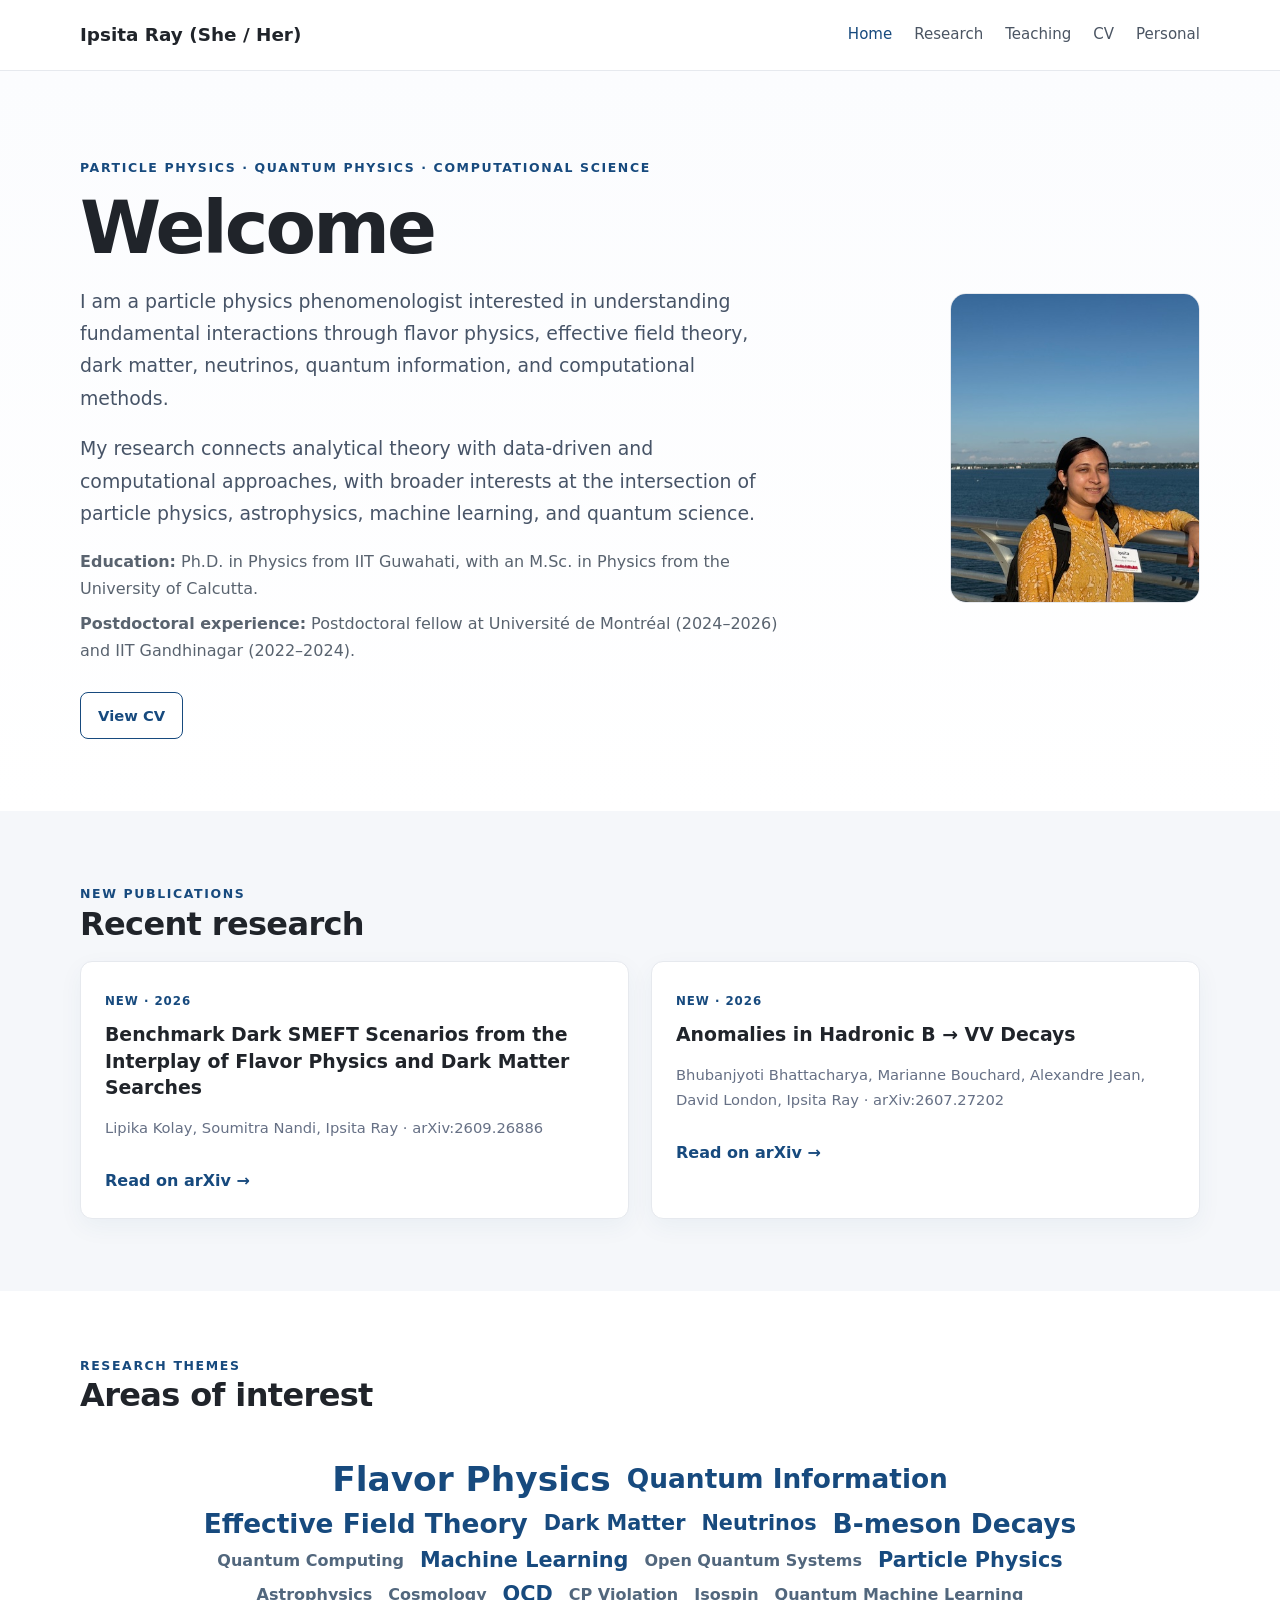
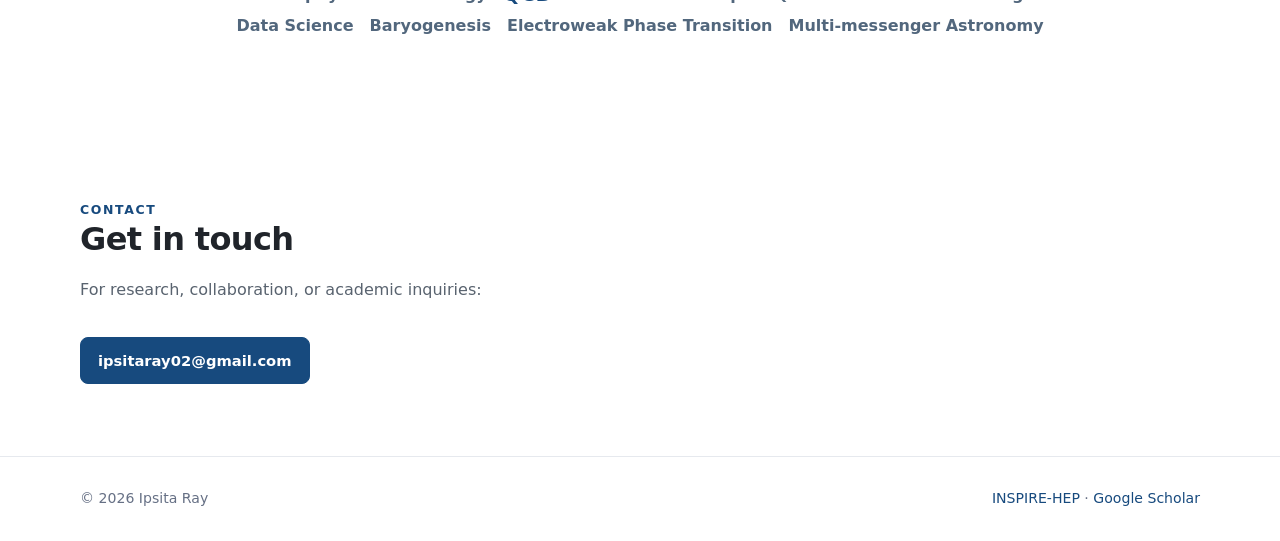
<file: index.html>
<!doctype html>
<html lang="en">
<head>
<meta charset="utf-8">
<meta name="viewport" content="width=device-width, initial-scale=1">
<title>Ipsita Ray | Particle Physics & Quantum Physics</title>
<meta name="description" content="Academic website of Ipsita Ray, particle physics phenomenologist working in flavor physics, effective field theory, dark matter, neutrinos, quantum information and computational physics.">
<link rel="stylesheet" href="style.css">
</head>
<body>
<header class="site-header">
  <div class="container nav">
    <a class="brand" href="index.html">Ipsita Ray (She / Her)</a>
    <nav class="nav-links">
      <a class="active" href="index.html">Home</a>
      <a href="research.html">Research</a>
      <a href="teaching.html">Teaching</a>
      <a href="cv.html">CV</a>
      <a href="personal.html">Personal</a>
    </nav>
  </div>
</header>

<main>
<section class="hero">
  <div class="container hero-grid">
    <div>
      <div class="eyebrow">Particle Physics · Quantum Physics · Computational Science</div>
      <h1>Welcome</h1>
      <p class="lead">I am a particle physics phenomenologist interested in understanding fundamental interactions through flavor physics, effective field theory, dark matter, neutrinos, quantum information, and computational methods.</p>
      <p class="lead">My research connects analytical theory with data-driven and computational approaches, with broader interests at the intersection of particle physics, astrophysics, machine learning, and quantum science.</p>
      <p class="academic-line"><strong>Education:</strong> Ph.D. in Physics from IIT Guwahati, with an M.Sc. in Physics from the University of Calcutta.</p>
      <p class="academic-line"><strong>Postdoctoral experience:</strong> Postdoctoral fellow at Université de Montréal (2024–2026) and IIT Gandhinagar (2022–2024).</p>
      <div class="hero-links">
        <a class="button secondary" href="cv.html">View CV</a>
      </div>
    </div>
    <div><img class="headshot" src="assets/headshot.jpg" alt="Headshot of Ipsita Ray"></div>
  </div>
</section>

<section class="section alt">
  <div class="container">
    <div class="eyebrow">New publications</div>
    <h2>Recent research</h2>
    <div class="publication-highlight">
      <div class="publication-card featured">
        <span class="publication-label">NEW · 2026</span>
        <h3>Benchmark Dark SMEFT Scenarios from the Interplay of Flavor Physics and Dark Matter Searches</h3>
        <p class="paper-meta">Lipika Kolay, Soumitra Nandi, Ipsita Ray · arXiv:2609.26886</p>
        <a class="text-link" href="https://arxiv.org/abs/2609.26886" target="_blank" rel="noopener">Read on arXiv →</a>
      </div>
      <div class="publication-card featured">
        <span class="publication-label">NEW · 2026</span>
        <h3>Anomalies in Hadronic B → VV Decays</h3>
        <p class="paper-meta">Bhubanjyoti Bhattacharya, Marianne Bouchard, Alexandre Jean, David London, Ipsita Ray · arXiv:2607.27202</p>
        <a class="text-link" href="https://arxiv.org/abs/2607.27202" target="_blank" rel="noopener">Read on arXiv →</a>
      </div>
    </div>
  </div>
</section>

<section class="section word-cloud-section">
  <div class="container">
    <div class="eyebrow">Research themes</div>
    <h2>Areas of interest</h2>
    <div class="word-cloud" aria-label="Research interests word cloud">
      <span class="word size-xl">Flavor Physics</span>
      <span class="word size-lg">Quantum Information</span>
      <span class="word size-lg">Effective Field Theory</span>
      <span class="word size-md">Dark Matter</span>
      <span class="word size-md">Neutrinos</span>
      <span class="word size-lg">B-meson Decays</span>
      <span class="word size-sm">Quantum Computing</span>
      <span class="word size-md">Machine Learning</span>
      <span class="word size-sm">Open Quantum Systems</span>
      <span class="word size-md">Particle Physics</span>
      <span class="word size-sm">Astrophysics</span>
      <span class="word size-sm">Cosmology</span>
      <span class="word size-md">QCD</span>
      <span class="word size-sm">CP Violation</span>
      <span class="word size-sm">Isospin</span>
      <span class="word size-sm">Quantum Machine Learning</span>
      <span class="word size-sm">Data Science</span>
      <span class="word size-sm">Baryogenesis</span>
      <span class="word size-sm">Electroweak Phase Transition</span>
      <span class="word size-sm">Multi-messenger Astronomy</span>
    </div>
  </div>
</section>

<section class="section">
  <div class="container contact-section">
    <div class="eyebrow">Contact</div>
    <h2>Get in touch</h2>
    <p class="section-intro">For research, collaboration, or academic inquiries:</p>
    <a class="button primary" href="mailto:ipsitaray02@gmail.com">ipsitaray02@gmail.com</a>
  </div>
</section>
</main>

<footer class="footer">
  <div class="container footer-inner">
    <span>© 2026 Ipsita Ray</span>
    <span><a href="https://inspirehep.net/authors/1808332">INSPIRE-HEP</a> · <a href="https://scholar.google.com/citations?user=b3ulJowAAAAJ&amp;hl=en&amp;oi=ao">Google Scholar</a></span>
  </div>
</footer>
</body>
</html>
</file>
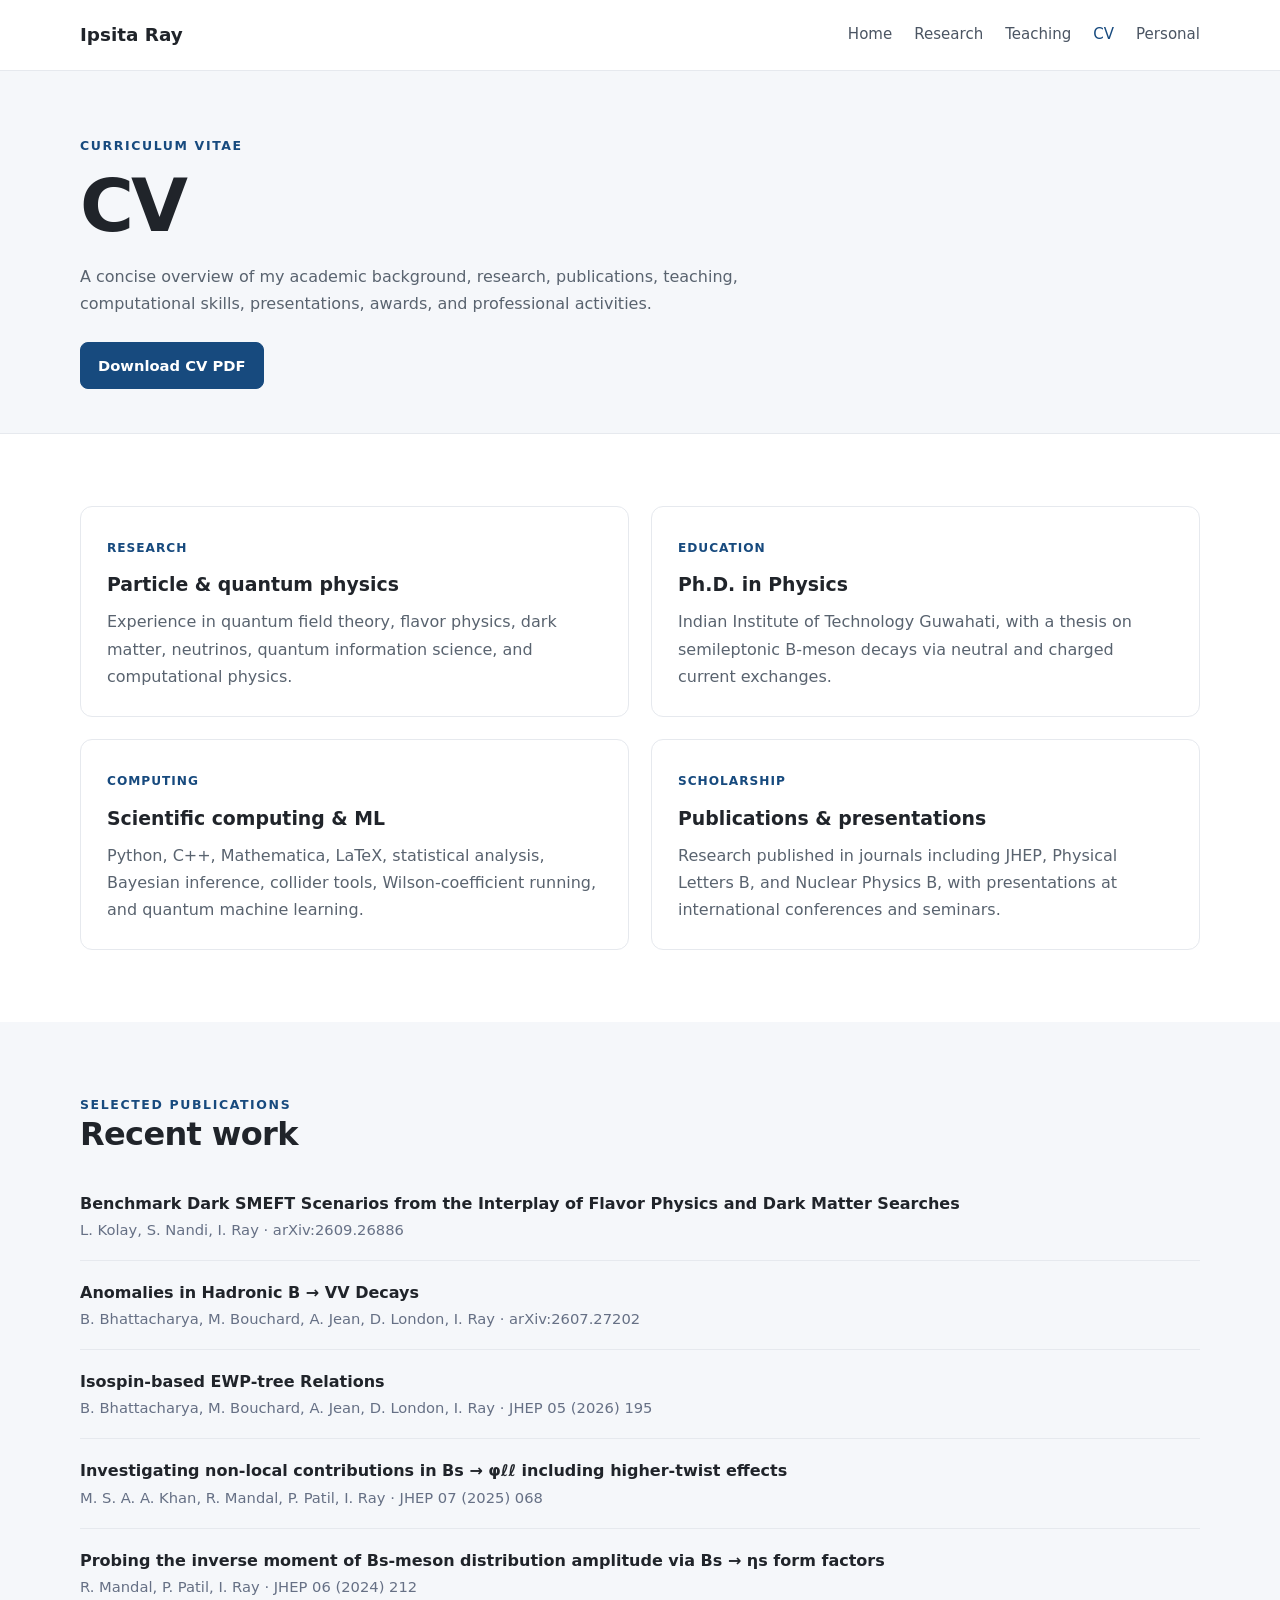
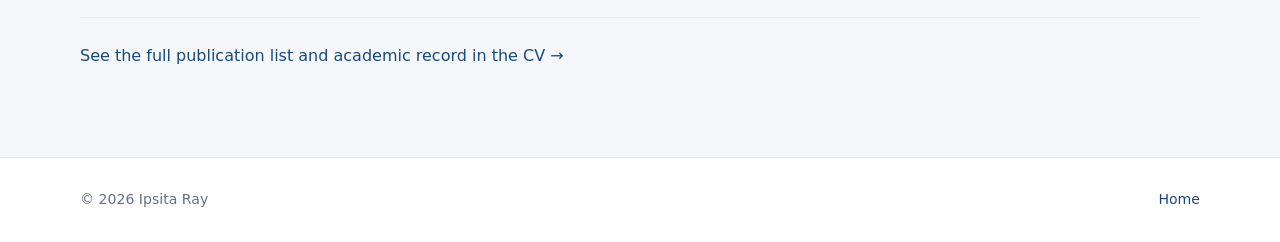
<file: cv.html>
<!doctype html><html lang="en"><head><meta charset="utf-8"><meta name="viewport" content="width=device-width, initial-scale=1"><title>CV | Ipsita Ray</title><link rel="stylesheet" href="style.css"></head><body>
<header class="site-header"><div class="container nav"><a class="brand" href="index.html">Ipsita Ray</a><nav class="nav-links"><a href="index.html">Home</a><a href="research.html">Research</a><a href="teaching.html">Teaching</a><a class="active" href="cv.html">CV</a><a href="personal.html">Personal</a></nav></div></header>
<section class="page-hero"><div class="container"><div class="eyebrow">Curriculum vitae</div><h1>CV</h1><p>A concise overview of my academic background, research, publications, teaching, computational skills, presentations, awards, and professional activities.</p><div class="download-row"><a class="button primary" href="documents/Ipsita_Ray_CV.pdf">Download CV PDF</a></div></div></section>
<section class="section"><div class="container"><div class="cards"><div class="card"><span class="tag">Research</span><h3>Particle & quantum physics</h3><p>Experience in quantum field theory, flavor physics, dark matter, neutrinos, quantum information science, and computational physics.</p></div><div class="card"><span class="tag">Education</span><h3>Ph.D. in Physics</h3><p>Indian Institute of Technology Guwahati, with a thesis on semileptonic B-meson decays via neutral and charged current exchanges.</p></div><div class="card"><span class="tag">Computing</span><h3>Scientific computing & ML</h3><p>Python, C++, Mathematica, LaTeX, statistical analysis, Bayesian inference, collider tools, Wilson-coefficient running, and quantum machine learning.</p></div><div class="card"><span class="tag">Scholarship</span><h3>Publications & presentations</h3><p>Research published in journals including JHEP, Physical Letters B, and Nuclear Physics B, with presentations at international conferences and seminars.</p></div></div></div></section>
<section class="section alt"><div class="container"><div class="eyebrow">Selected publications</div><h2>Recent work</h2><div class="paper"><div class="paper-title">Benchmark Dark SMEFT Scenarios from the Interplay of Flavor Physics and Dark Matter Searches</div><div class="paper-meta">L. Kolay, S. Nandi, I. Ray · arXiv:2609.26886</div></div><div class="paper"><div class="paper-title">Anomalies in Hadronic B → VV Decays</div><div class="paper-meta">B. Bhattacharya, M. Bouchard, A. Jean, D. London, I. Ray · arXiv:2607.27202</div></div><div class="paper"><div class="paper-title">Isospin-based EWP-tree Relations</div><div class="paper-meta">B. Bhattacharya, M. Bouchard, A. Jean, D. London, I. Ray · JHEP 05 (2026) 195</div></div><div class="paper"><div class="paper-title">Investigating non-local contributions in Bs → φℓℓ including higher-twist effects</div><div class="paper-meta">M. S. A. A. Khan, R. Mandal, P. Patil, I. Ray · JHEP 07 (2025) 068</div></div><div class="paper"><div class="paper-title">Probing the inverse moment of Bs-meson distribution amplitude via Bs → ηs form factors</div><div class="paper-meta">R. Mandal, P. Patil, I. Ray · JHEP 06 (2024) 212</div></div><p style="margin-top:24px"><a href="documents/Ipsita_Ray_CV.pdf">See the full publication list and academic record in the CV →</a></p></div></section>
</main><footer class="footer"><div class="container footer-inner"><span>© 2026 Ipsita Ray</span><span><a href="index.html">Home</a></span></div></footer></body></html>
</file>
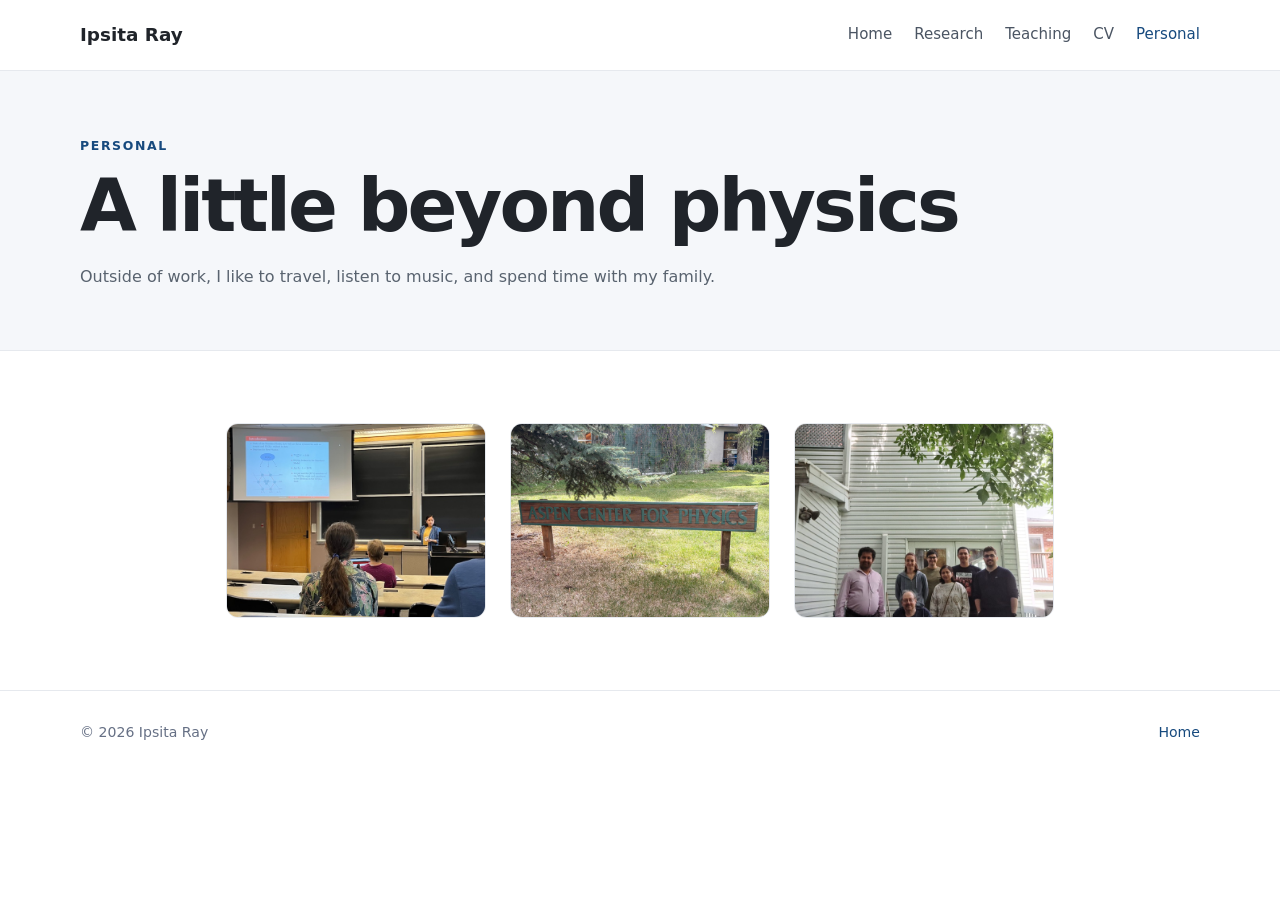
<file: personal.html>
<!doctype html>
<html lang="en">
<head>
<meta charset="utf-8">
<meta name="viewport" content="width=device-width, initial-scale=1">
<title>Personal | Ipsita Ray</title>
<link rel="stylesheet" href="style.css">
</head>

<body>

<header class="site-header">
  <div class="container nav">
    <a class="brand" href="index.html">Ipsita Ray</a>

    <nav class="nav-links">
      <a href="index.html">Home</a>
      <a href="research.html">Research</a>
      <a href="teaching.html">Teaching</a>
      <a href="cv.html">CV</a>
      <a class="active" href="personal.html">Personal</a>
    </nav>
  </div>
</header>

<main>

<section class="page-hero">
  <div class="container">
    <div class="eyebrow">Personal</div>
    <h1>A little beyond physics</h1>
    <p>
      Outside of work, I like to travel, listen to music, and spend time with my family.
    </p>
  </div>
</section>

<section class="section">
  <div class="container">
    <div class="photo-grid">
      <img class="photo" src="assets/personal1.jpg" alt="Personal photograph">
      <img class="photo" src="assets/personal2.jpg" alt="Personal photograph">
      <img class="photo" src="assets/personal3.jpeg" alt="Personal photograph">
    </div>
  </div>
</section>

</main>

<footer class="footer">
  <div class="container footer-inner">
    <span>© 2026 Ipsita Ray</span>
    <span><a href="index.html">Home</a></span>
  </div>
</footer>

</body>
</html>
</file>
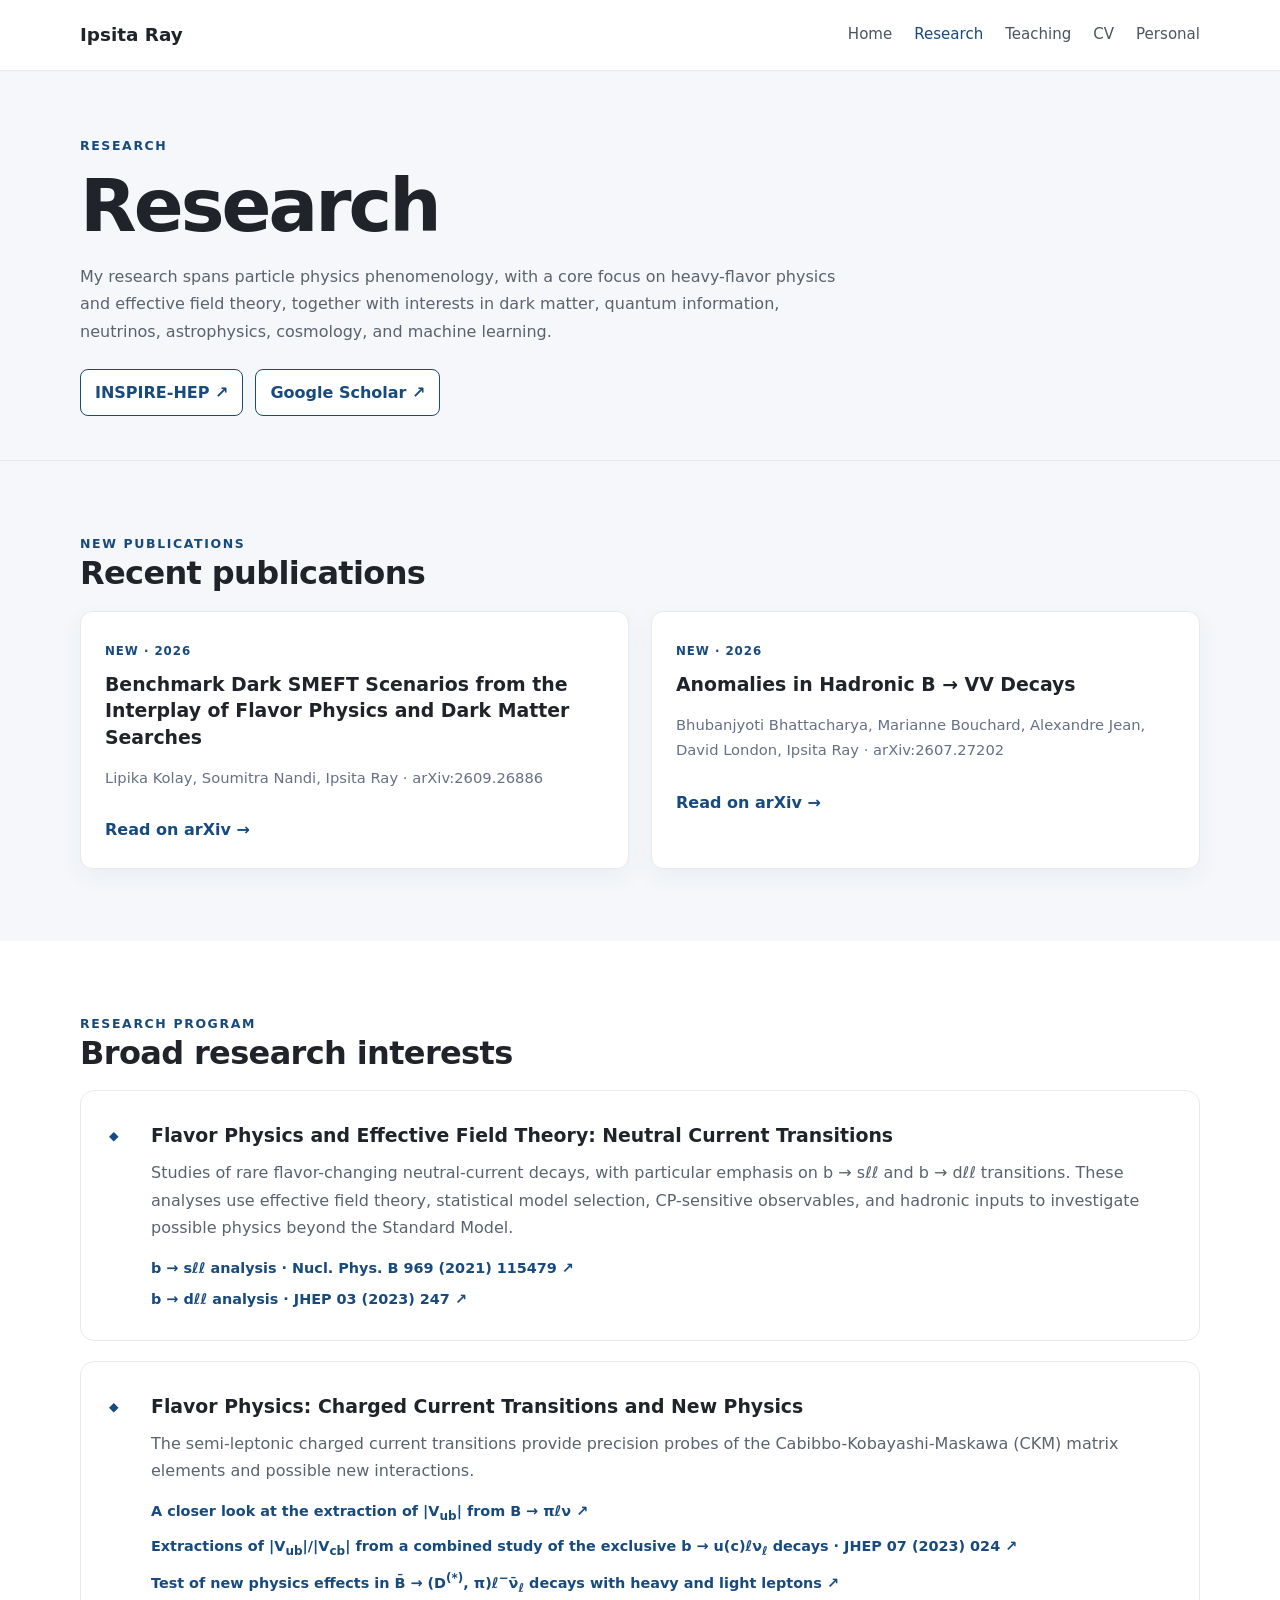
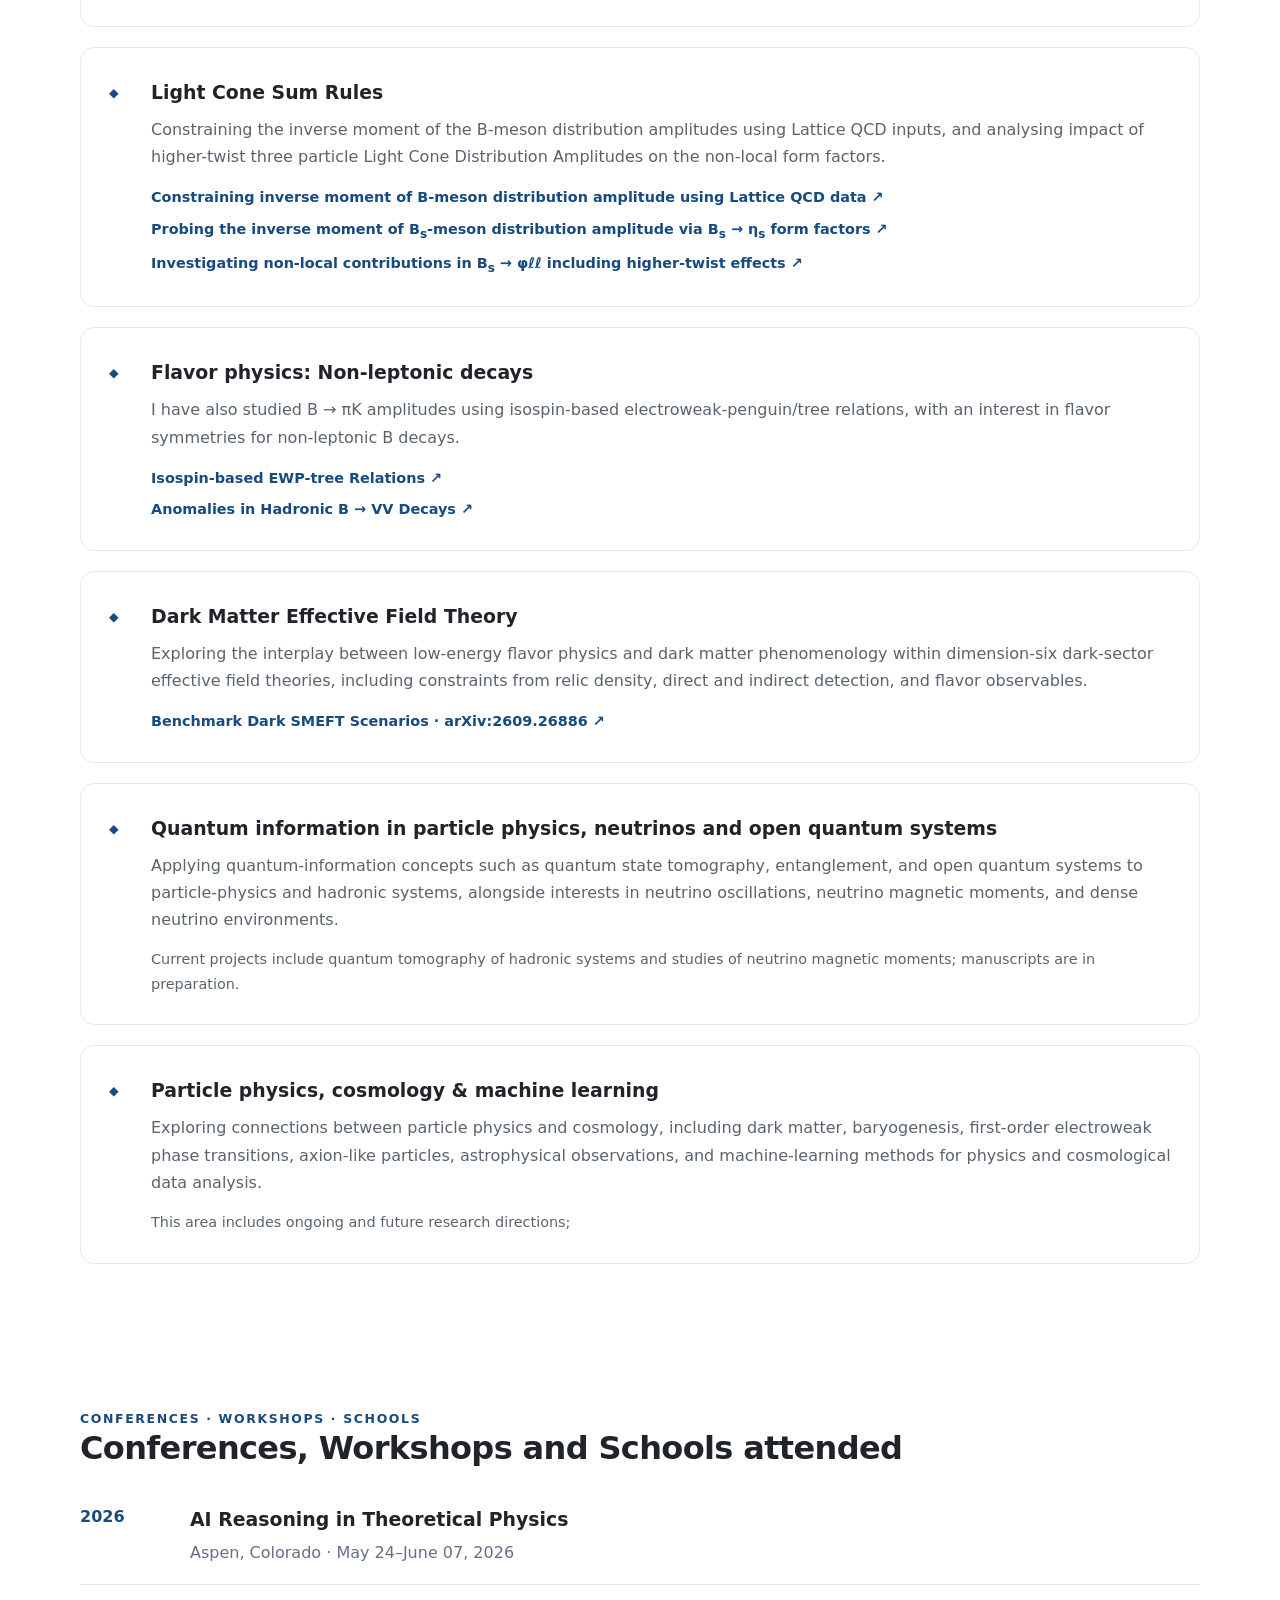
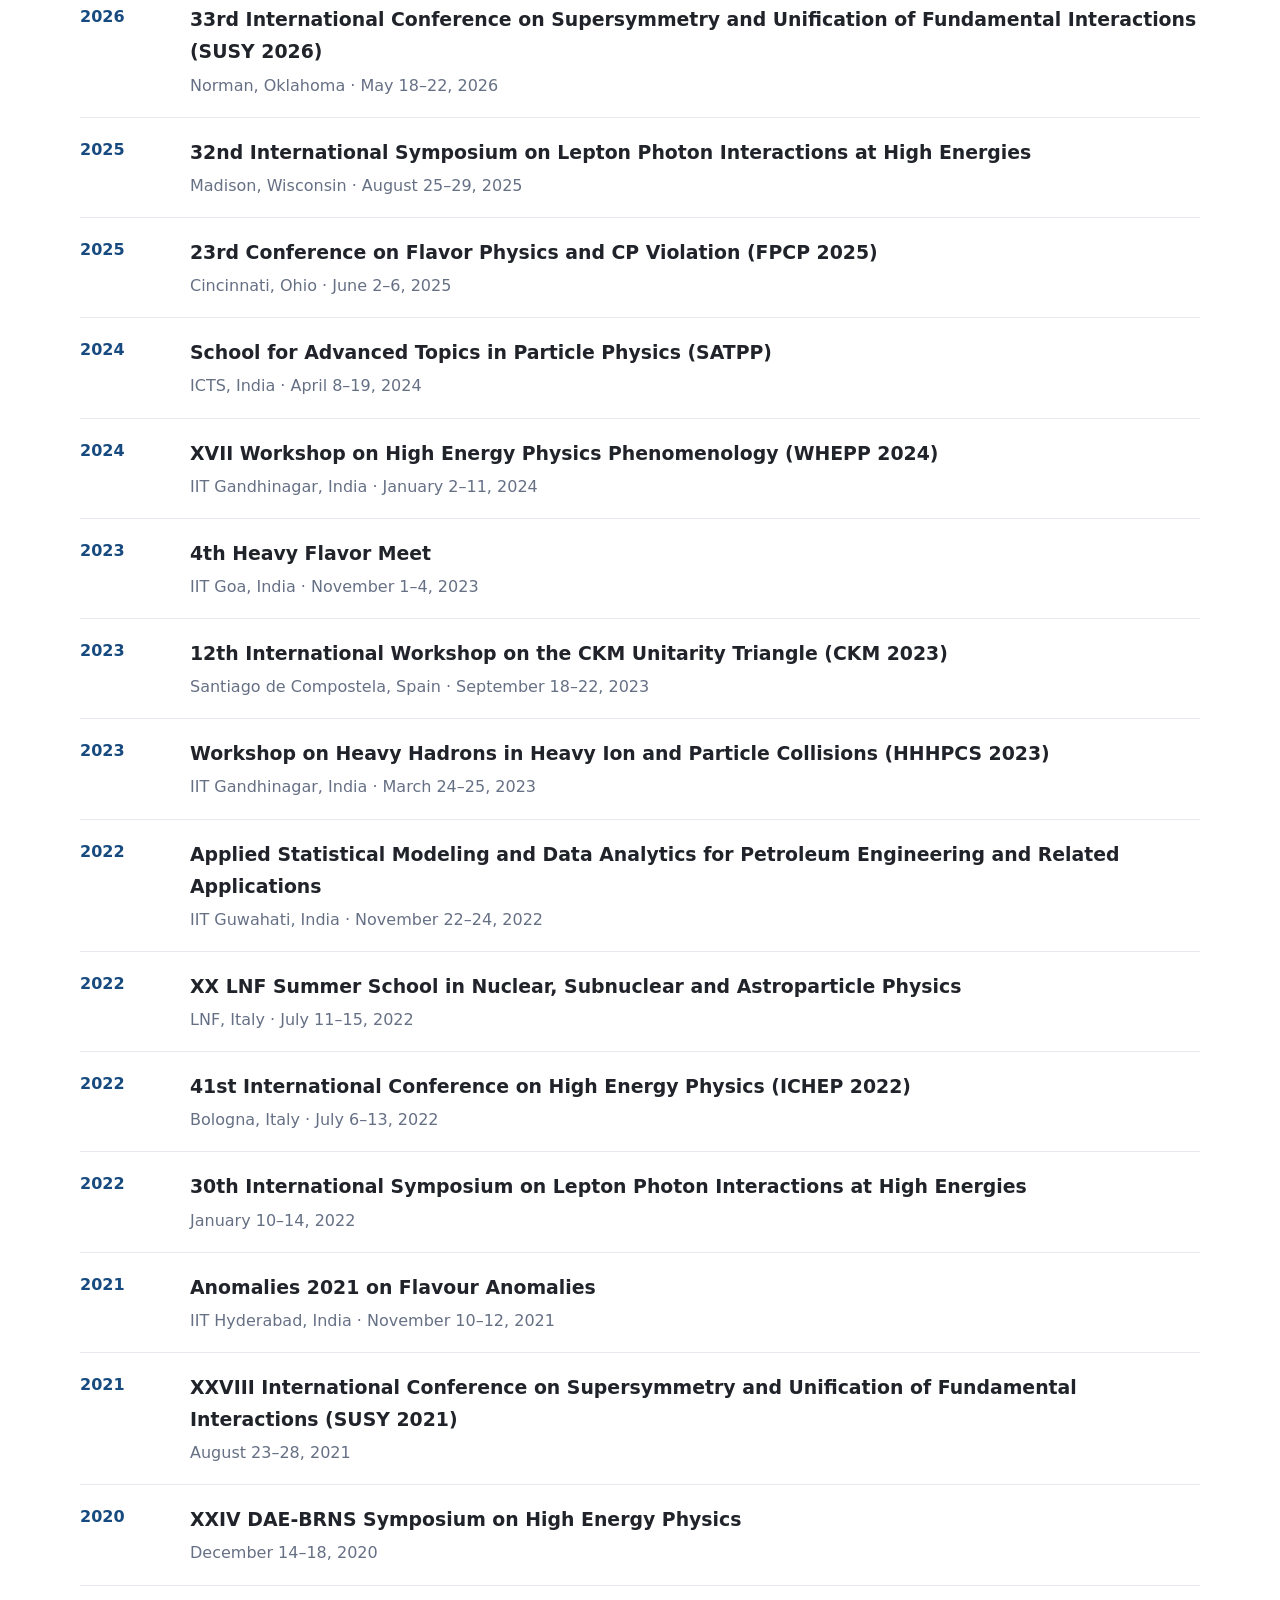
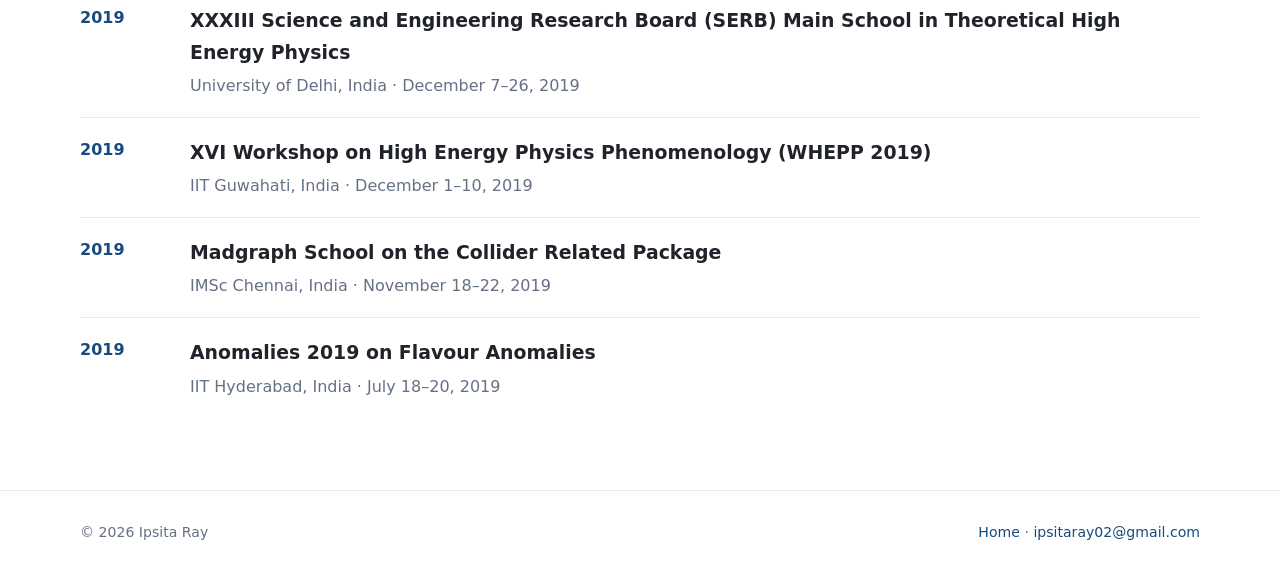
<file: research.html>
<!doctype html>
<html lang="en">
<head>
<meta charset="utf-8">
<meta name="viewport" content="width=device-width, initial-scale=1">
<title>Research | Ipsita Ray</title>
<link rel="stylesheet" href="style.css">
</head>
<body>
<header class="site-header">
  <div class="container nav">
    <a class="brand" href="index.html">Ipsita Ray</a>
    <nav class="nav-links">
      <a href="index.html">Home</a>
      <a class="active" href="research.html">Research</a>
      <a href="teaching.html">Teaching</a>
      <a href="cv.html">CV</a>
      <a href="personal.html">Personal</a>
    </nav>
  </div>
</header>

<section class="page-hero">
  <div class="container">
    <div class="eyebrow">Research</div>
    <h1>Research</h1>
    <p>My research spans particle physics phenomenology, with a core focus on heavy-flavor physics and effective field theory, together with interests in dark matter, quantum information, neutrinos, astrophysics, cosmology, and machine learning.</p>
    <div class="research-profiles">
      <a class="profile-link" href="https://inspirehep.net/authors/1808332" target="_blank" rel="noopener">INSPIRE-HEP ↗</a>
      <a class="profile-link" href="https://scholar.google.com/citations?user=b3ulJowAAAAJ&amp;hl=en&amp;oi=ao" target="_blank" rel="noopener">Google Scholar ↗</a>
    </div>
  </div>
</section>

<main>
<section class="section alt">
  <div class="container">
    <div class="eyebrow">New publications</div>
    <h2>Recent publications</h2>
    <div class="publication-highlight">
      <div class="publication-card featured">
        <span class="publication-label">NEW · 2026</span>
        <h3>Benchmark Dark SMEFT Scenarios from the Interplay of Flavor Physics and Dark Matter Searches</h3>
        <p class="paper-meta">Lipika Kolay, Soumitra Nandi, Ipsita Ray · arXiv:2609.26886</p>
        <a class="text-link" href="https://arxiv.org/abs/2609.26886" target="_blank" rel="noopener">Read on arXiv →</a>
      </div>
      <div class="publication-card featured">
        <span class="publication-label">NEW · 2026</span>
        <h3>Anomalies in Hadronic B → VV Decays</h3>
        <p class="paper-meta">Bhubanjyoti Bhattacharya, Marianne Bouchard, Alexandre Jean, David London, Ipsita Ray · arXiv:2607.27202</p>
        <a class="text-link" href="https://arxiv.org/abs/2607.27202" target="_blank" rel="noopener">Read on arXiv →</a>
      </div>
    </div>
  </div>
</section>

<section class="section">
  <div class="container">
    <div class="eyebrow">Research program</div>
    <h2>Broad research interests</h2>
    <div class="research-interests">

      <article class="interest-card">
        <div class="interest-bullet" aria-hidden="true">◆</div>
        <div>
          <h3>Flavor Physics and Effective Field Theory: Neutral Current Transitions</h3>
          <p>Studies of rare flavor-changing neutral-current decays, with particular emphasis on b → sℓℓ and b → dℓℓ transitions. These analyses use effective field theory, statistical model selection, CP-sensitive observables, and hadronic inputs to investigate possible physics beyond the Standard Model.</p>
          <div class="paper-links">
            <a href="https://doi.org/10.1016/j.nuclphysb.2021.115479" target="_blank" rel="noopener">b → sℓℓ analysis · Nucl. Phys. B 969 (2021) 115479 ↗</a>
            <a href="https://doi.org/10.1007/JHEP03(2023)247" target="_blank" rel="noopener">b → dℓℓ analysis · JHEP 03 (2023) 247 ↗</a>
          </div>
        </div>
      </article>

      <article class="interest-card">
        <div class="interest-bullet" aria-hidden="true">◆</div>
        <div>
          <h3>Flavor Physics: Charged Current Transitions and New Physics</h3>
          <p>The semi-leptonic charged current transitions provide precision probes of the Cabibbo-Kobayashi-Maskawa (CKM) matrix elements and possible new interactions.</p>
          <div class="paper-links">
            <a href="https://doi.org/10.1007/JHEP07(2021)082" target="_blank" rel="noopener">A closer look at the extraction of |V<sub>ub</sub>| from B → πℓν ↗</a>
            <a href="https://doi.org/10.1007/JHEP07(2023)024" target="_blank" rel="noopener">Extractions of |V<sub>ub</sub>|/|V<sub>cb</sub>| from a combined study of the exclusive b → u(c)ℓν<sub>ℓ</sub> decays · JHEP 07 (2023) 024 ↗</a>
            <a href="https://doi.org/10.1007/JHEP01(2024)022" target="_blank" rel="noopener">Test of new physics effects in B̄ → (D<sup>(*)</sup>, π)ℓ<sup>−</sup>ν̄<sub>ℓ</sub> decays with heavy and light leptons ↗</a>
          </div>
        </div>
      </article>

      <article class="interest-card">
        <div class="interest-bullet" aria-hidden="true">◆</div>
        <div>
          <h3>Light Cone Sum Rules</h3>
          <p>Constraining the inverse moment of the B-meson distribution amplitudes using Lattice QCD inputs, and analysing impact of higher-twist three particle Light Cone Distribution Amplitudes on the non-local form factors.</p>
          <div class="paper-links">
            <a href="https://arxiv.org/abs/2308.07033" target="_blank" rel="noopener">Constraining inverse moment of B-meson distribution amplitude using Lattice QCD data ↗</a>
            <a href="https://doi.org/10.1007/JHEP06(2024)212" target="_blank" rel="noopener">Probing the inverse moment of B<sub>s</sub>-meson distribution amplitude via B<sub>s</sub> → η<sub>s</sub> form factors ↗</a>
            <a href="https://doi.org/10.1007/JHEP07(2025)068" target="_blank" rel="noopener">Investigating non-local contributions in B<sub>s</sub> → φℓℓ including higher-twist effects ↗</a>
          </div>
        </div>
      </article>

      <article class="interest-card">
        <div class="interest-bullet" aria-hidden="true">◆</div>
        <div>
          <h3>Flavor physics: Non-leptonic decays</h3>
          <p>I have also studied B → πK amplitudes using isospin-based electroweak-penguin/tree relations, with an interest in flavor symmetries for non-leptonic B decays.</p>
          <div class="paper-links">
            <a href="https://doi.org/10.1007/JHEP05(2026)195" target="_blank" rel="noopener">Isospin-based EWP-tree Relations ↗</a>
            <a href="https://arxiv.org/abs/2607.27202" target="_blank" rel="noopener">Anomalies in Hadronic B → VV Decays ↗</a>
          </div>
        </div>
      </article>

      <article class="interest-card">
        <div class="interest-bullet" aria-hidden="true">◆</div>
        <div>
          <h3>Dark Matter Effective Field Theory</h3>
          <p>Exploring the interplay between low-energy flavor physics and dark matter phenomenology within dimension-six dark-sector effective field theories, including constraints from relic density, direct and indirect detection, and flavor observables.</p>
          <div class="paper-links">
            <a href="https://arxiv.org/abs/2609.26886" target="_blank" rel="noopener">Benchmark Dark SMEFT Scenarios · arXiv:2609.26886 ↗</a>
          </div>
        </div>
      </article>

      <article class="interest-card">
        <div class="interest-bullet" aria-hidden="true">◆</div>
        <div>
          <h3>Quantum information in particle physics, neutrinos and open quantum systems</h3>
          <p>Applying quantum-information concepts such as quantum state tomography, entanglement, and open quantum systems to particle-physics and hadronic systems, alongside interests in neutrino oscillations, neutrino magnetic moments, and dense neutrino environments.</p>
          <p class="interest-note">Current projects include quantum tomography of hadronic systems and studies of neutrino magnetic moments; manuscripts are in preparation.</p>
        </div>
      </article>

      <article class="interest-card">
        <div class="interest-bullet" aria-hidden="true">◆</div>
        <div>
          <h3>Particle physics, cosmology &amp; machine learning</h3>
          <p>Exploring connections between particle physics and cosmology, including dark matter, baryogenesis, first-order electroweak phase transitions, axion-like particles, astrophysical observations, and machine-learning methods for physics and cosmological data analysis.</p>
          <p class="interest-note">This area includes ongoing and future research directions; </p>
        </div>
      </article>

    </div>
  </div>
</section>

<section class="section">
  <div class="container">
    <div class="eyebrow">Conferences · workshops · schools</div>
    <h2>Conferences, Workshops and Schools attended</h2>
    <div class="event-list">
      <div class="event-item"><div class="event-year">2026</div><div><h3>AI Reasoning in Theoretical Physics</h3><p>Aspen, Colorado · May 24–June 07, 2026</p></div></div>
      <div class="event-item"><div class="event-year">2026</div><div><h3>33rd International Conference on Supersymmetry and Unification of Fundamental Interactions (SUSY 2026)</h3><p>Norman, Oklahoma · May 18–22, 2026</p></div></div>
      <div class="event-item"><div class="event-year">2025</div><div><h3>32nd International Symposium on Lepton Photon Interactions at High Energies</h3><p>Madison, Wisconsin · August 25–29, 2025</p></div></div>
      <div class="event-item"><div class="event-year">2025</div><div><h3>23rd Conference on Flavor Physics and CP Violation (FPCP 2025)</h3><p>Cincinnati, Ohio · June 2–6, 2025</p></div></div>
      <div class="event-item"><div class="event-year">2024</div><div><h3>School for Advanced Topics in Particle Physics (SATPP)</h3><p>ICTS, India · April 8–19, 2024</p></div></div>
      <div class="event-item"><div class="event-year">2024</div><div><h3>XVII Workshop on High Energy Physics Phenomenology (WHEPP 2024)</h3><p>IIT Gandhinagar, India · January 2–11, 2024</p></div></div>
      <div class="event-item"><div class="event-year">2023</div><div><h3>4th Heavy Flavor Meet</h3><p>IIT Goa, India · November 1–4, 2023</p></div></div>
      <div class="event-item"><div class="event-year">2023</div><div><h3>12th International Workshop on the CKM Unitarity Triangle (CKM 2023)</h3><p>Santiago de Compostela, Spain · September 18–22, 2023</p></div></div>
      <div class="event-item"><div class="event-year">2023</div><div><h3>Workshop on Heavy Hadrons in Heavy Ion and Particle Collisions (HHHPCS 2023)</h3><p>IIT Gandhinagar, India · March 24–25, 2023</p></div></div>
      <div class="event-item"><div class="event-year">2022</div><div><h3>Applied Statistical Modeling and Data Analytics for Petroleum Engineering and Related Applications</h3><p>IIT Guwahati, India · November 22–24, 2022</p></div></div>
      <div class="event-item"><div class="event-year">2022</div><div><h3>XX LNF Summer School in Nuclear, Subnuclear and Astroparticle Physics</h3><p>LNF, Italy · July 11–15, 2022</p></div></div>
      <div class="event-item"><div class="event-year">2022</div><div><h3>41st International Conference on High Energy Physics (ICHEP 2022)</h3><p>Bologna, Italy · July 6–13, 2022</p></div></div>
      <div class="event-item"><div class="event-year">2022</div><div><h3>30th International Symposium on Lepton Photon Interactions at High Energies</h3><p>January 10–14, 2022</p></div></div>
      <div class="event-item"><div class="event-year">2021</div><div><h3>Anomalies 2021 on Flavour Anomalies</h3><p>IIT Hyderabad, India · November 10–12, 2021</p></div></div>
      <div class="event-item"><div class="event-year">2021</div><div><h3>XXVIII International Conference on Supersymmetry and Unification of Fundamental Interactions (SUSY 2021)</h3><p>August 23–28, 2021</p></div></div>
      <div class="event-item"><div class="event-year">2020</div><div><h3>XXIV DAE-BRNS Symposium on High Energy Physics</h3><p>December 14–18, 2020</p></div></div>
      <div class="event-item"><div class="event-year">2019</div><div><h3>XXXIII Science and Engineering Research Board (SERB) Main School in Theoretical High Energy Physics</h3><p>University of Delhi, India · December 7–26, 2019</p></div></div>
      <div class="event-item"><div class="event-year">2019</div><div><h3>XVI Workshop on High Energy Physics Phenomenology (WHEPP 2019)</h3><p>IIT Guwahati, India · December 1–10, 2019</p></div></div>
      <div class="event-item"><div class="event-year">2019</div><div><h3>Madgraph School on the Collider Related Package</h3><p>IMSc Chennai, India · November 18–22, 2019</p></div></div>
      <div class="event-item"><div class="event-year">2019</div><div><h3>Anomalies 2019 on Flavour Anomalies</h3><p>IIT Hyderabad, India · July 18–20, 2019</p></div></div>
    </div>
  </div>
</section>
</main>

<footer class="footer">
  <div class="container footer-inner">
    <span>© 2026 Ipsita Ray</span>
    <span><a href="index.html">Home</a> · <a href="mailto:ipsitaray02@gmail.com">ipsitaray02@gmail.com</a></span>
  </div>
</footer>
</body>
</html>
</file>
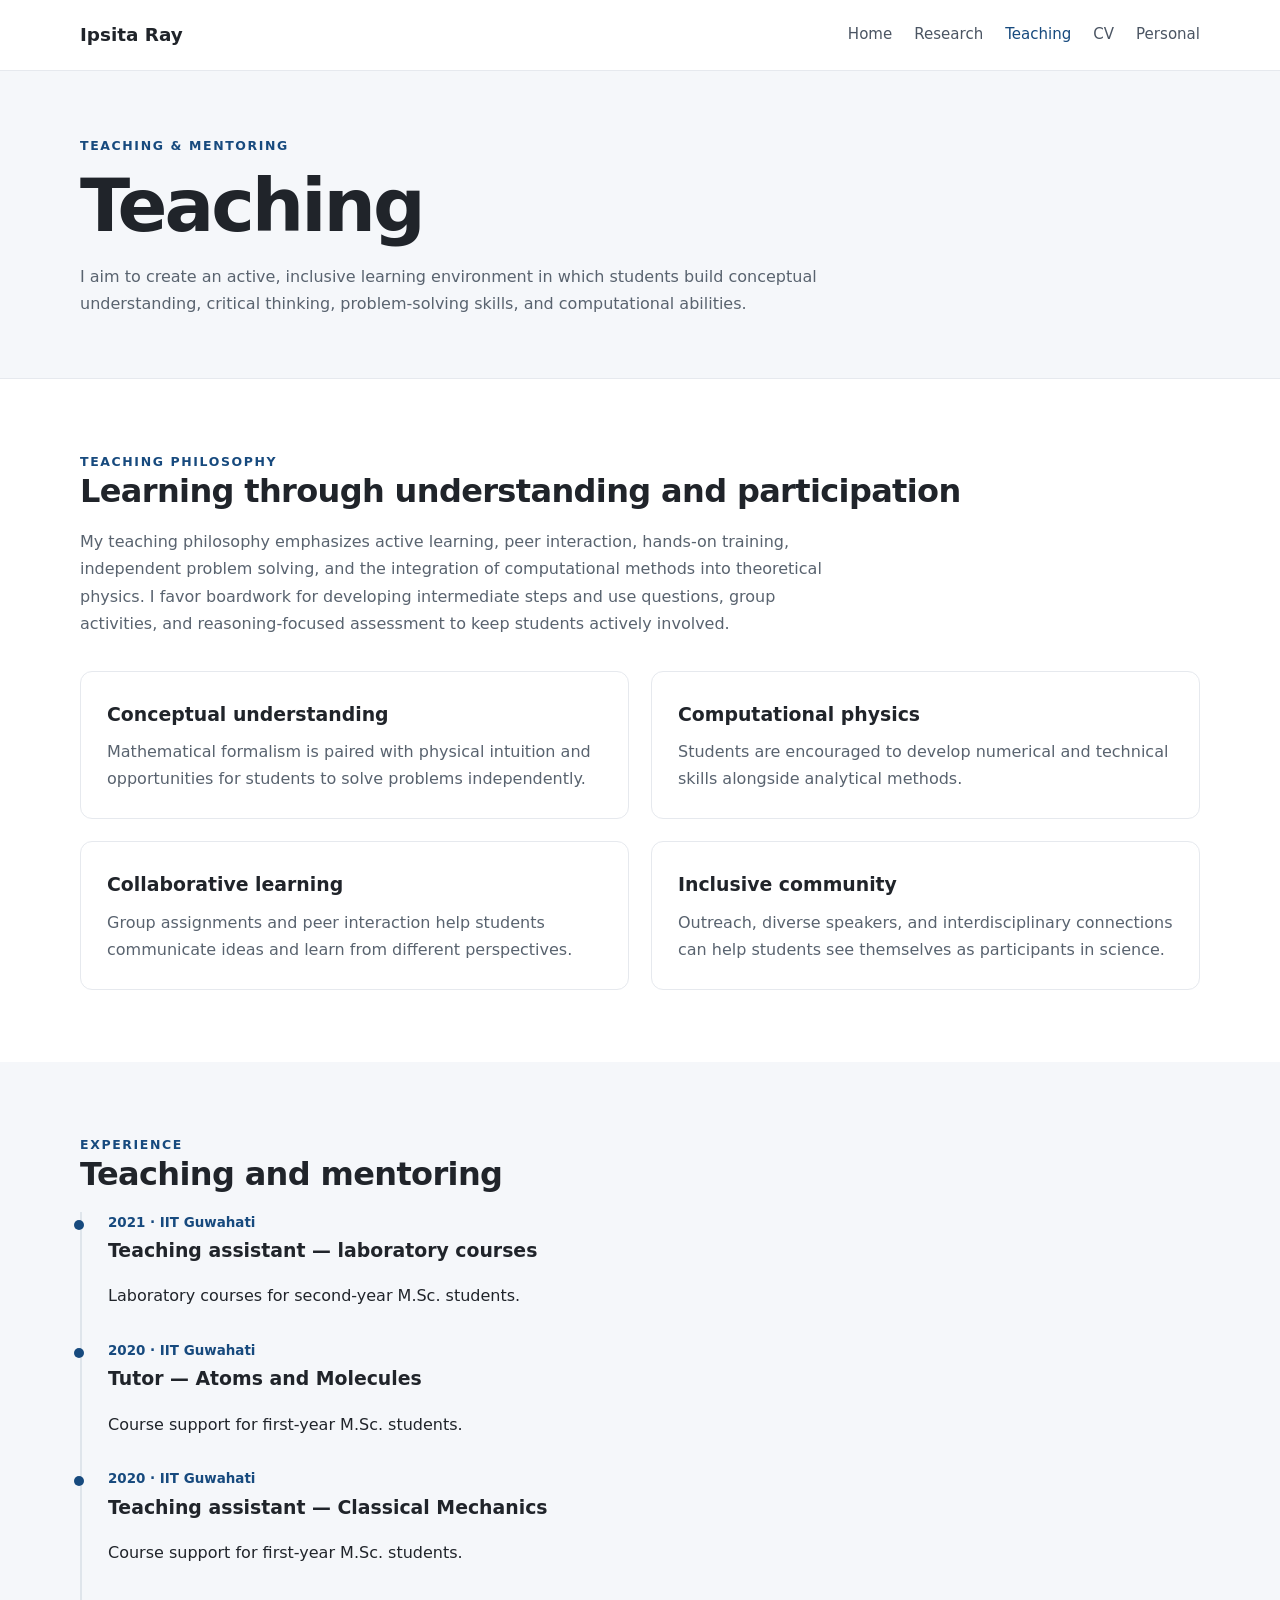
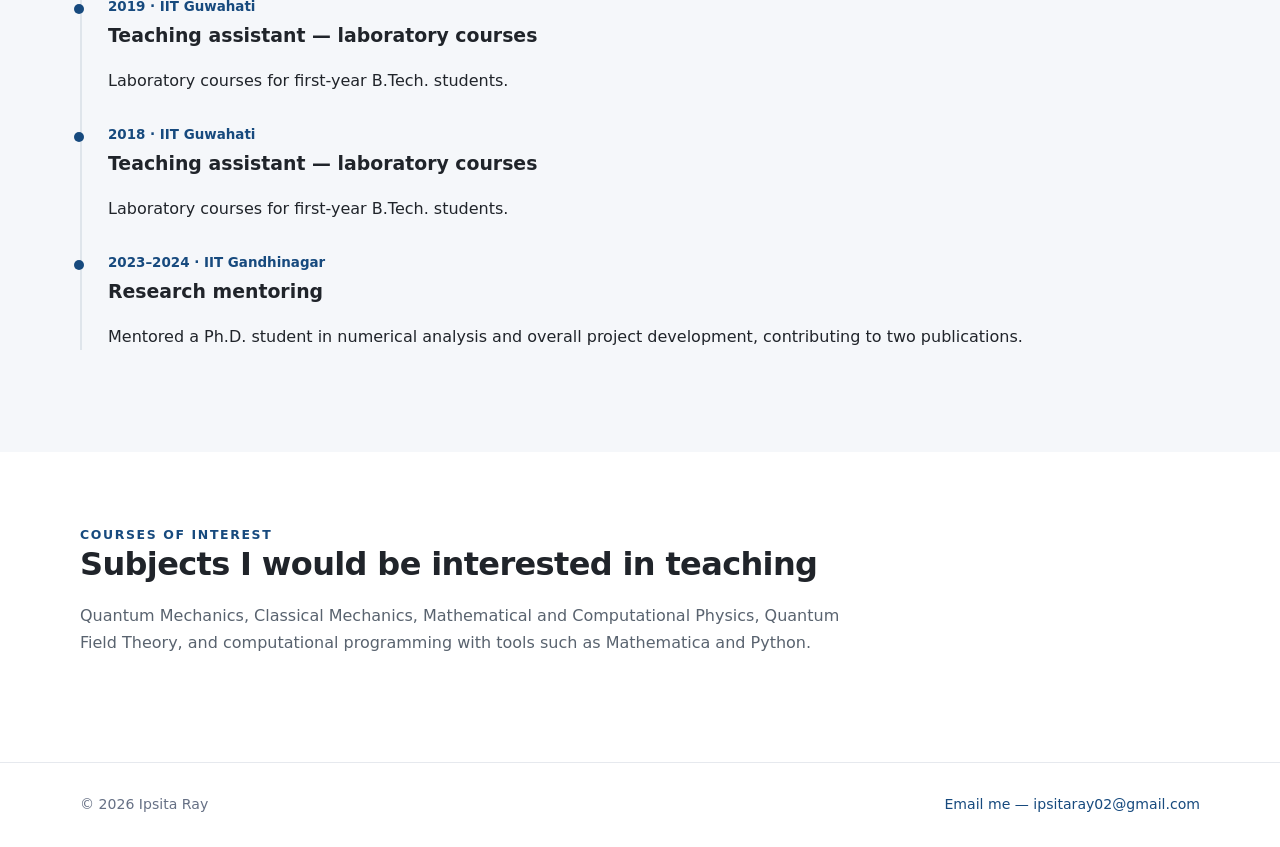
<file: teaching.html>
<!doctype html>
<html lang="en">
<head>
<meta charset="utf-8">
<meta name="viewport" content="width=device-width, initial-scale=1">
<title>Teaching & Mentoring | Ipsita Ray</title>
<link rel="stylesheet" href="style.css">
</head>
<body>
<header class="site-header">
  <div class="container nav">
    <a class="brand" href="index.html">Ipsita Ray</a>
    <nav class="nav-links">
      <a href="index.html">Home</a>
      <a href="research.html">Research</a>
      <a class="active" href="teaching.html">Teaching</a>
      <a href="cv.html">CV</a>
      <a href="personal.html">Personal</a>
    </nav>
  </div>
</header>

<section class="page-hero">
  <div class="container">
    <div class="eyebrow">Teaching &amp; mentoring</div>
    <h1>Teaching</h1>
    <p>I aim to create an active, inclusive learning environment in which students build conceptual understanding, critical thinking, problem-solving skills, and computational abilities.</p>
  </div>
</section>

<section class="section">
  <div class="container">
    <div class="eyebrow">Teaching philosophy</div>
    <h2>Learning through understanding and participation</h2>
    <p class="section-intro">My teaching philosophy emphasizes active learning, peer interaction, hands-on training, independent problem solving, and the integration of computational methods into theoretical physics. I favor boardwork for developing intermediate steps and use questions, group activities, and reasoning-focused assessment to keep students actively involved.</p>
    <div class="cards">
      <div class="card"><h3>Conceptual understanding</h3><p>Mathematical formalism is paired with physical intuition and opportunities for students to solve problems independently.</p></div>
      <div class="card"><h3>Computational physics</h3><p>Students are encouraged to develop numerical and technical skills alongside analytical methods.</p></div>
      <div class="card"><h3>Collaborative learning</h3><p>Group assignments and peer interaction help students communicate ideas and learn from different perspectives.</p></div>
      <div class="card"><h3>Inclusive community</h3><p>Outreach, diverse speakers, and interdisciplinary connections can help students see themselves as participants in science.</p></div>
    </div>
  </div>
</section>

<section class="section alt">
  <div class="container">
    <div class="eyebrow">Experience</div>
    <h2>Teaching and mentoring</h2>
    <div class="timeline">
      <div class="timeline-item"><div class="year">2021 · IIT Guwahati</div><h3>Teaching assistant — laboratory courses</h3><p>Laboratory courses for second-year M.Sc. students.</p></div>
      <div class="timeline-item"><div class="year">2020 · IIT Guwahati</div><h3>Tutor — Atoms and Molecules</h3><p>Course support for first-year M.Sc. students.</p></div>
      <div class="timeline-item"><div class="year">2020 · IIT Guwahati</div><h3>Teaching assistant — Classical Mechanics</h3><p>Course support for first-year M.Sc. students.</p></div>
      <div class="timeline-item"><div class="year">2019 · IIT Guwahati</div><h3>Teaching assistant — laboratory courses</h3><p>Laboratory courses for first-year B.Tech. students.</p></div>
      <div class="timeline-item"><div class="year">2018 · IIT Guwahati</div><h3>Teaching assistant — laboratory courses</h3><p>Laboratory courses for first-year B.Tech. students.</p></div>
      <div class="timeline-item"><div class="year">2023–2024 · IIT Gandhinagar</div><h3>Research mentoring</h3><p>Mentored a Ph.D. student in numerical analysis and overall project development, contributing to two publications.</p></div>
    </div>
  </div>
</section>

<section class="section">
  <div class="container">
    <div class="eyebrow">Courses of interest</div>
    <h2>Subjects I would be interested in teaching</h2>
    <p class="section-intro">Quantum Mechanics, Classical Mechanics, Mathematical and Computational Physics, Quantum Field Theory, and computational programming with tools such as Mathematica and Python.</p>
  </div>
</section>

<footer class="footer">
  <div class="container footer-inner">
    <span>© 2026 Ipsita Ray</span>
    <span><a href="mailto:ipsitaray02@gmail.com">Email me — ipsitaray02@gmail.com</a></span>
  </div>
</footer>
</body>
</html>
</file>
<file: style.css>
:root {
  --bg: #ffffff;
  --text: #20242a;
  --muted: #667085;
  --accent: #174a7e;
  --accent2: #0f355a;
  --line: #e6e9ee;
  --soft: #f5f7fa;
  --max: 1120px;
}
* { box-sizing: border-box; }
html { scroll-behavior: smooth; }
body { margin: 0; font-family: Inter, ui-sans-serif, system-ui, -apple-system, BlinkMacSystemFont, "Segoe UI", sans-serif; color: var(--text); background: var(--bg); line-height: 1.7; }
a { color: var(--accent); text-decoration: none; }
a:hover { text-decoration: underline; }
.container { width: min(var(--max), calc(100% - 40px)); margin: 0 auto; }
.site-header { position: sticky; top: 0; z-index: 20; background: rgba(255,255,255,.96); border-bottom: 1px solid var(--line); backdrop-filter: blur(8px); }
.nav { min-height: 70px; display:flex; align-items:center; justify-content:space-between; gap:24px; }
.brand { font-weight: 700; font-size: 1.15rem; color: var(--text); }
.nav-links { display:flex; gap:22px; flex-wrap:wrap; }
.nav-links a { color:#4b5563; font-size:.94rem; }
.nav-links a.active, .nav-links a:hover { color:var(--accent); text-decoration:none; }
.hero { padding: 86px 0 72px; background: linear-gradient(180deg,#fbfcfe 0%,#fff 100%); }
.hero-grid { display:grid; grid-template-columns: 1.45fr .75fr; gap:60px; align-items:center; }
.eyebrow { color:var(--accent); text-transform:uppercase; letter-spacing:.13em; font-size:.78rem; font-weight:700; }
h1 { font-size: clamp(2.7rem, 6vw, 4.6rem); line-height:1.02; letter-spacing:-.04em; margin:12px 0 20px; }
h2 { font-size:2rem; line-height:1.2; margin:0 0 18px; letter-spacing:-.02em; }
h3 { font-size:1.18rem; margin:0 0 8px; }
.lead { font-size:1.18rem; color:#475467; max-width:760px; }
.academic-line { color:#59636f; max-width:760px; margin:8px 0 0; font-size:1rem; }
.hero-links { display:flex; gap:12px; flex-wrap:wrap; margin-top:28px; }
.button { display:inline-block; padding:10px 17px; border-radius:8px; border:1px solid var(--accent); font-weight:600; font-size:.92rem; }
.button.primary { background:var(--accent); color:#fff; }
.button.secondary { color:var(--accent); background:#fff; }
.headshot { width:250px; height:310px; object-fit:cover; border-radius:16px; border:1px solid var(--line); background:var(--soft); display:block; margin-left:auto; }
.section { padding:72px 0; }
.section.alt { background:var(--soft); }
.section-intro { max-width:760px; color:#59636f; margin-bottom:34px; }
.cards { display:grid; grid-template-columns:repeat(2,1fr); gap:22px; }
.card { padding:26px; border:1px solid var(--line); border-radius:12px; background:#fff; }
.card p { margin:8px 0 0; color:#59636f; }
.card .tag { display:inline-block; margin-bottom:10px; font-size:.76rem; text-transform:uppercase; letter-spacing:.08em; color:var(--accent); font-weight:700; }
.timeline { border-left:2px solid #dfe5eb; padding-left:26px; }
.timeline-item { position:relative; margin-bottom:30px; }
.timeline-item::before { content:""; position:absolute; left:-34px; top:8px; width:10px; height:10px; border-radius:50%; background:var(--accent); }
.year { font-size:.84rem; color:var(--accent); font-weight:700; }
.paper { padding:18px 0; border-bottom:1px solid var(--line); }
.paper:last-child { border-bottom:0; }
.paper-title { font-weight:650; }
.paper-meta { color:var(--muted); font-size:.92rem; }
.page-hero { padding:64px 0 44px; background:var(--soft); border-bottom:1px solid var(--line); }
.page-hero p { color:#59636f; max-width:760px; }
.download-row { display:flex; gap:12px; flex-wrap:wrap; margin:24px 0 0; }
.photo-grid { display: flex; justify-content: center; gap: 24px; flex-wrap: wrap; }
.photo { width: 260px; height: 195px; object-fit: cover; border-radius: 12px; border: 1px solid var(--line); background: var(--soft); }
.photo.placeholder { display:flex; align-items:center; justify-content:center; color:var(--muted); font-size:.9rem; text-align:center; padding:20px; }
.footer { border-top:1px solid var(--line); padding:30px 0; color:var(--muted); font-size:.88rem; }
.footer-inner { display:flex; justify-content:space-between; gap:20px; flex-wrap:wrap; }
ul.clean { padding-left:20px; }

/* Homepage research word cloud */
.word-cloud-section { padding-top:64px; padding-bottom:64px; }
.word-cloud {
  min-height:230px;
  display:flex;
  align-items:center;
  justify-content:center;
  align-content:center;
  gap:10px 16px;
  flex-wrap:wrap;
  max-width:900px;
  margin:0 auto;
  padding:24px 10px;
}
.word { display:inline-block; color:var(--accent); line-height:1.15; font-weight:650; white-space:nowrap; }
.word.size-xl { font-size:2.15rem; }
.word.size-lg { font-size:1.65rem; }
.word.size-md { font-size:1.3rem; }
.word.size-sm { font-size:1rem; color:#52677d; }
.contact-section { text-align:left; }

/* Research page */
.research-profiles { display:flex; gap:12px; flex-wrap:wrap; margin-top:24px; }
.profile-link { display:inline-block; padding:9px 14px; border:1px solid var(--accent); border-radius:8px; font-weight:650; background:#fff; }
.profile-link:hover { text-decoration:none; background:#eef4f9; }
.research-interests { display:flex; flex-direction:column; gap:20px; }
.interest-card {
  display:grid;
  grid-template-columns:24px 1fr;
  gap:18px;
  padding:28px;
  border:1px solid var(--line);
  border-radius:14px;
  background:#fff;
}
.interest-bullet { color:var(--accent); font-size:.78rem; padding-top:6px; }
.interest-card p { color:#59636f; margin:8px 0 0; }
.paper-links { display:flex; flex-direction:column; gap:7px; margin-top:15px; font-size:.9rem; }
.paper-links a { font-weight:600; }
.interest-note { font-size:.9rem; margin-top:14px !important; }

.publication-highlight { display:grid; grid-template-columns:repeat(2,1fr); gap:22px; }
.publication-card { padding:24px; border:1px solid var(--line); border-radius:12px; background:#fff; }
.publication-card.featured { box-shadow:0 8px 24px rgba(23,74,126,.05); }
.publication-label { display:inline-block; margin-bottom:10px; font-size:.74rem; text-transform:uppercase; letter-spacing:.08em; color:var(--accent); font-weight:750; }
.publication-card h3 { line-height:1.4; }
.text-link { display:inline-block; margin-top:12px; font-weight:650; }
.event-list { display:flex; flex-direction:column; }
.event-item { display:grid; grid-template-columns:90px 1fr; gap:20px; padding:18px 0; border-bottom:1px solid var(--line); }
.event-item:last-child { border-bottom:0; }
.event-year { color:var(--accent); font-weight:750; }
.event-item h3 { margin-bottom:4px; }
.event-item p { margin:0; color:var(--muted); }

@media (max-width: 780px) {
  .nav { align-items:flex-start; padding:15px 0; flex-direction:column; }
  .nav-links { gap:12px 16px; }
  .hero-grid { grid-template-columns:1fr; gap:35px; }
  .headshot { margin:0; width:190px; height:235px; }
  .cards, .photo-grid, .publication-highlight { grid-template-columns:1fr; }
  .section { padding:54px 0; }
  .word-cloud { min-height:190px; gap:9px 12px; }
  .word.size-xl { font-size:1.75rem; }
  .word.size-lg { font-size:1.35rem; }
  .word.size-md { font-size:1.1rem; }
  .word.size-sm { font-size:.9rem; }
  .interest-card { grid-template-columns:1fr; gap:8px; padding:22px; }
  .interest-bullet { font-size:.7rem; padding-top:0; }
  .event-item { grid-template-columns:65px 1fr; gap:12px; }
}
</file>
